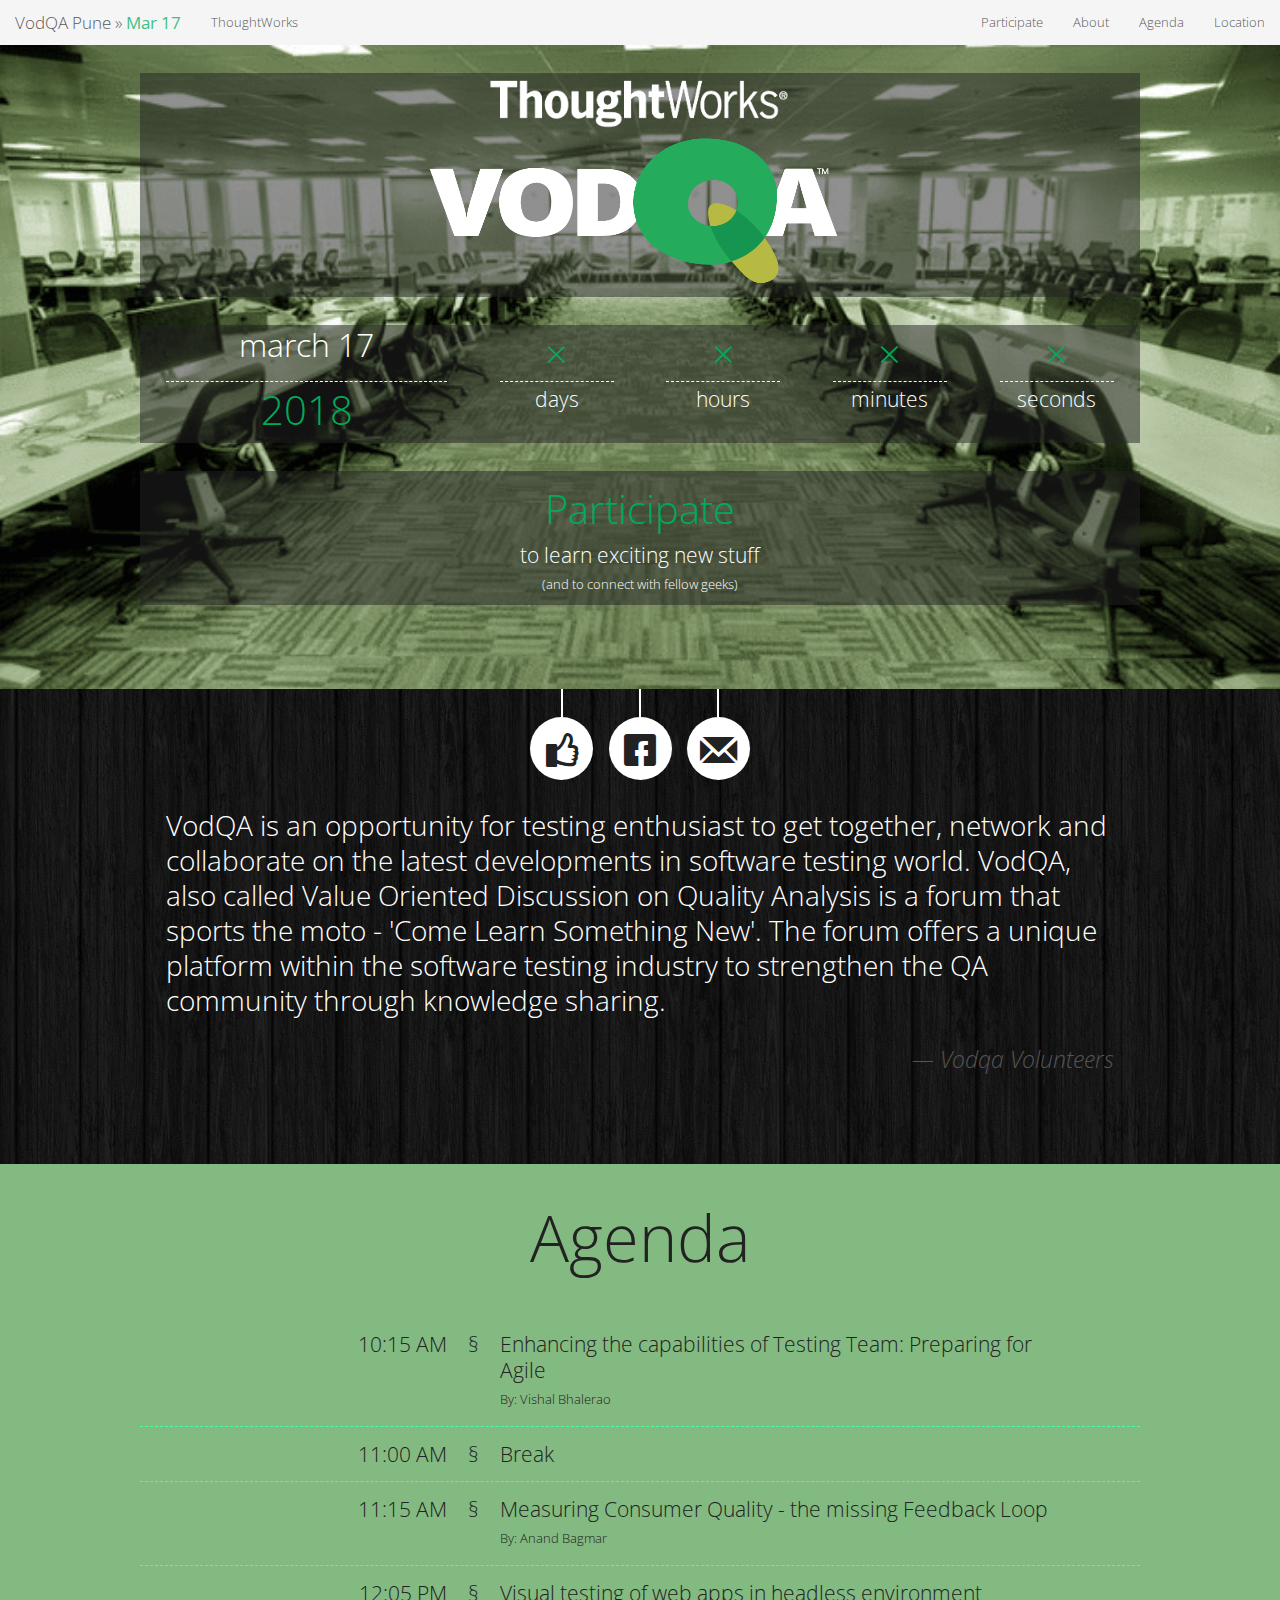
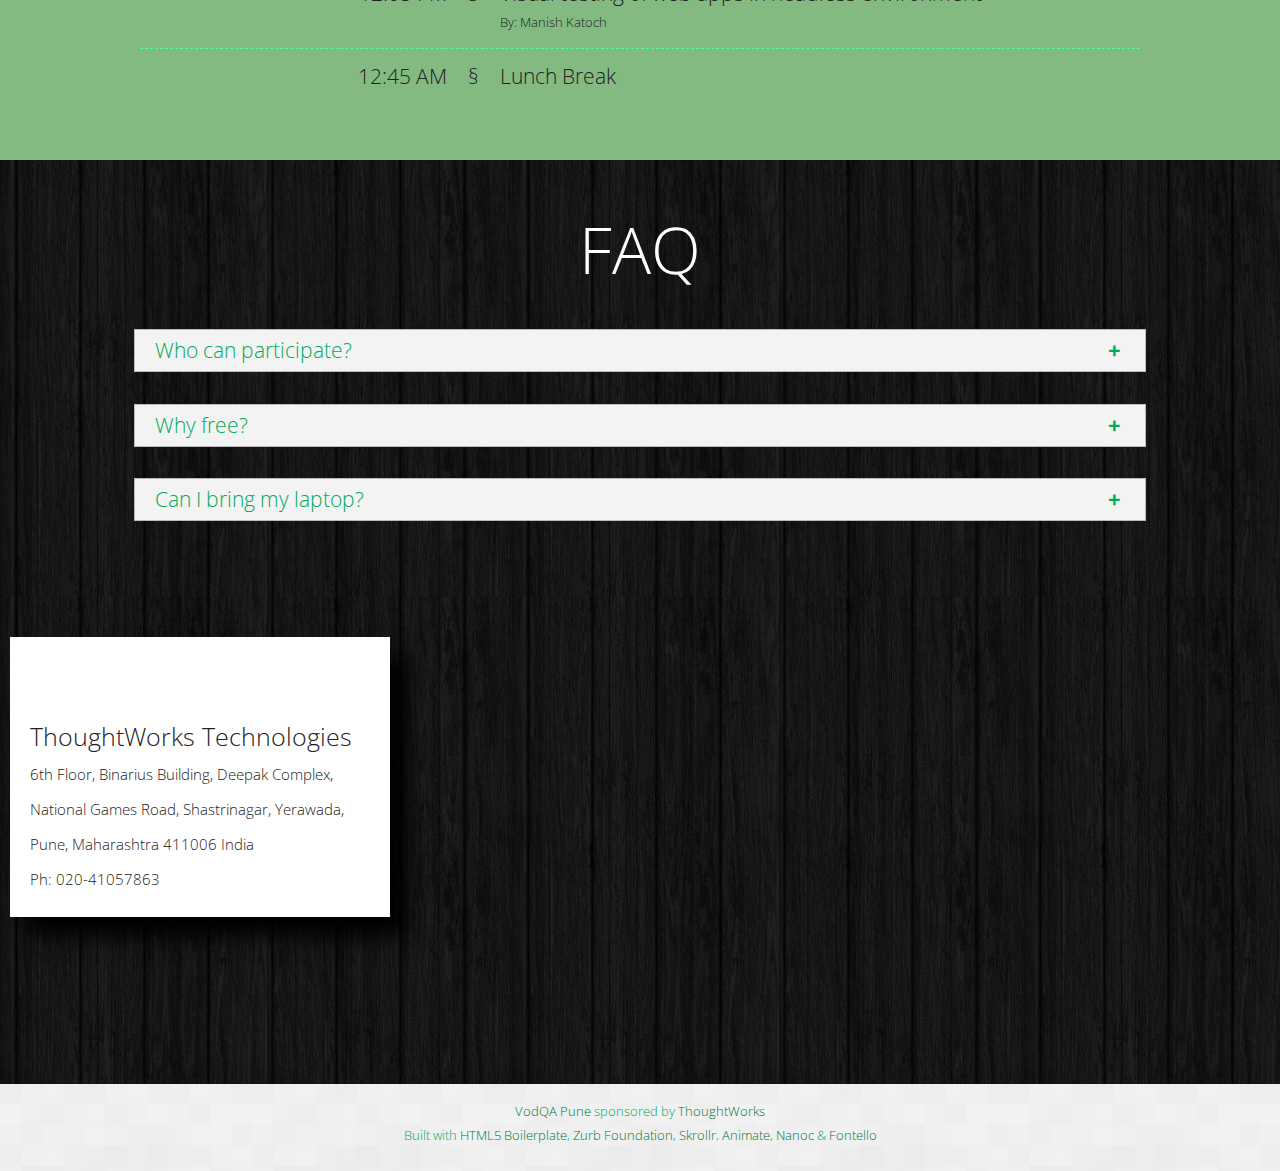
<file: docs/index.html>
<!DOCTYPE html>
<!--[if lt IE 7]>      <html class="no-js lt-ie9 lt-ie8 lt-ie7"> <![endif]-->
<!--[if IE 7]>         <html class="no-js lt-ie9 lt-ie8"> <![endif]-->
<!--[if IE 8]>         <html class="no-js lt-ie9"> <![endif]-->
<!--[if gt IE 8]><!--> <html class="no-js"> <!--<![endif]-->
  <head>
    <meta charset="utf-8" />
    <meta http-equiv="X-UA-Compatible" content="IE=edge" />
    <title>VodQA Pune - Mar 2018</title>
    <meta name="description" content="" />
    <meta name="viewport" content="width=device-width, initial-scale=1" />

    <!-- Place favicon.ico and apple-touch-icon.png in the root directory -->

    <link href='http://fonts.googleapis.com/css?family=Open+Sans' rel='stylesheet' type='text/css'>

    <link rel="stylesheet" href="css/app.css" />
    <link rel="stylesheet" href="css/icons/fontello.css" />
    <!--[if IE 7]>
        <link rel="stylesheet" href="css/icons/fontello-ie7.css" />
    <![endif] -->

    <script src="js/custom.modernizr.js"></script>
  </head>
  <body>
    <!--[if lte IE 8]>
        <p class="browsehappy">You are using an <strong>outdated</strong> browser. Please <a href="http://browsehappy.com/" rel="nofollow">upgrade your browser</a> to improve your experience.</p>
    <![endif]-->

    
    <section id="intro" class="feature">
        <div class="row logo">
            <div class="large-12 columns">
                <a href="http://www.thoughtworks.com" target="_blank"
                   onclick="ga('send', 'event', 'tw', 'tw')" class="tw-logo">
                    <img src="./img/tw-logo.png" alt="ThoughtWorks" align="center" />
                </a>

                <div class = "vodqa-logo">
                    <img class="small-8" src="./img/Vodqa-white.png" alt="VodQA" align="center" />
                </div>
                <meta property="og:description" />
                <h9></h9>

                
                
            </div>
        </div>

        <div class="row countdown">
            <div class="small-8 small-offset-2 large-4 large-offset-0 columns date">
                <p style="font-size:1.15em">march 17</sup></p>
                <h4>2018</h4>
            </div>
            <div class="small-6 large-2 columns counter">
                <h4><span id="days">&nbsp;</span></h4>
                <p>days</p>
            </div>
            <div class="small-6 large-2 columns counter">
                <h4><span id="hours">&nbsp;</span></h4>
                <p>hours</p>
            </div>
            <div class="small-6 large-2 columns counter">
                <h4><span id="minutes">&nbsp;</span></h4>
                <p>minutes</p>
            </div>
            <div class="small-6 large-2 columns counter">
                <h4 id="seconds">
                    &nbsp; <!-- the nbsp is required -->
                    <span id="tick">&nbsp;</span>
                    <span id="tock">&nbsp;</span>
                    <span id="tack">&nbsp;</span>
                </h4>
                <p>seconds</p>
            </div>
        </div>

        <div class="row actions" >
            <div class="large-12 columns participate" align="center">
                
                    <p>
                    <a href="https://goo.gl/forms/BGOe1dLPLWNrwT6E2" target="_blank" rel="nofollow"
                   onclick="ga('send', 'event', 'participate', 'participate')">
                    <h4>Participate</h4>
                    </a>
                    <p>
                        to learn exciting new stuff <br />
                        <small>(and to connect with fellow geeks)</small>
                    </p>
                
            </div>

        </div>
    </section>

    <section id="about" class="feature">
    <div class="row"
         data-bottom="transform:translateY(-5em)" data--100-bottom="transform:translateY(0)">
        <div class="large-12 columns social">
            <a rel="nofollow" href="https://www.facebook.com/groups/vodqa/?ref=ts&fref=ts" target="_blank" title="Like us on FaceBook" onclick="ga('send', 'event', 'social', 'like')"><i class="icon-like"></i></a>
            <a rel="nofollow" href="https://www.facebook.com/groups/vodqa/?ref=ts&fref=ts" target="_blank"><i class="icon-facebook-2" title="FaceBook group" onclick="ga('send', 'event', 'social', 'facebook')"></i></a>
            <a rel="nofollow" href="mailto:vodqa-pune@thoughtworks.com " title="Email us" onclick="ga('send', 'event', 'social', 'email')"><i class="icon-mail"></i></a>
            <!-- NOTE: Last video link is line-wrapping in small screens like iOS a rel="nofollow" href="#" title="Videos (coming soon)"><i class="icon-youtube"></i></a -->
        </div>
    </div>

    <div class="row">
        <div class="large-12 columns" data-anchor-target="#_about">
            <blockquote>
                <p data--100-bottom-top="transform:perspective(400px) rotateX(90deg) scale(.5);transform-origin:50% 0" data--100-bottom="transform:perspective(400px) rotateX(0deg) scale(1)">VodQA is an opportunity for testing enthusiast to get together, network and collaborate on the latest developments in software testing world. VodQA, also called Value Oriented Discussion on Quality Analysis is a forum that sports the moto -  'Come Learn Something New'. The forum offers a unique platform within the software testing industry to strengthen the QA community through knowledge sharing.</p>

                <!-- <p id="_about" data--100-bottom-top="transform:perspective(400px) rotateX(90deg) scale(.5);transform-origin:50% 0" data--100-bottom="transform:perspective(400px) rotateX(0deg) scale(1)"><small>We love feedback! If you have any suggestions or cribs, feel free to fill out our <a rel="nofollow" href="https://vodqa-chennai.typeform.com/to/SLjLWo" target="_blank">feedback form</a>. Don't worry, its completely anonymous.</small></p> -->

                <cite data--100-bottom-top="transform:translateX(100%)" data--100-bottom="transform:translateX(0)">Vodqa Volunteers</cite>
            </blockquote>
        </div>
    </div>
</section>


    <section id="agenda" class="feature">
    <div class="row" data-bottom="transform:translateY(-10em)" data--100-bottom="transform:translateY(0em)">
        <h2>Agenda</h2>
    </div>

    <div class="timings">
        
          <div class="row">
            <div class="large-4 columns time" id="agenda-0"
                 data-bottom="transform:rotateX(90deg) scale(0);opacity:0"
                 data--200-bottom="transform:rotateX(0) scale(1);opacity:1">
                <p>
                    10:15 AM 
                </p>
            </div>
            <div class="large-8 columns summary" data-anchor-target="#agenda-0"
                 data-bottom="transform:rotateX(90deg) scale(0);opacity:0"
                 data--200-bottom="transform:rotateX(0) scale(1);opacity:1">
                <p>Enhancing the capabilities of Testing Team: Preparing for Agile</p>
                
                
                
                
                    <p><small>By:
                    
                        Vishal Bhalerao
                    
                    </small></p>
                
                
                
            </div>
          </div>
        
          <div class="row">
            <div class="large-4 columns time" id="agenda-1"
                 data-bottom="transform:rotateX(90deg) scale(0);opacity:0"
                 data--200-bottom="transform:rotateX(0) scale(1);opacity:1">
                <p>
                    11:00 AM 
                </p>
            </div>
            <div class="large-8 columns summary" data-anchor-target="#agenda-1"
                 data-bottom="transform:rotateX(90deg) scale(0);opacity:0"
                 data--200-bottom="transform:rotateX(0) scale(1);opacity:1">
                <p>Break</p>
                
                
                
                
                
                
            </div>
          </div>
        
          <div class="row">
            <div class="large-4 columns time" id="agenda-2"
                 data-bottom="transform:rotateX(90deg) scale(0);opacity:0"
                 data--200-bottom="transform:rotateX(0) scale(1);opacity:1">
                <p>
                    11:15 AM 
                </p>
            </div>
            <div class="large-8 columns summary" data-anchor-target="#agenda-2"
                 data-bottom="transform:rotateX(90deg) scale(0);opacity:0"
                 data--200-bottom="transform:rotateX(0) scale(1);opacity:1">
                <p>Measuring Consumer Quality - the missing Feedback Loop</p>
                
                
                
                
                    <p><small>By:
                    
                        Anand Bagmar
                    
                    </small></p>
                
                
                
            </div>
          </div>
        
          <div class="row">
            <div class="large-4 columns time" id="agenda-3"
                 data-bottom="transform:rotateX(90deg) scale(0);opacity:0"
                 data--200-bottom="transform:rotateX(0) scale(1);opacity:1">
                <p>
                    12:05 PM 
                </p>
            </div>
            <div class="large-8 columns summary" data-anchor-target="#agenda-3"
                 data-bottom="transform:rotateX(90deg) scale(0);opacity:0"
                 data--200-bottom="transform:rotateX(0) scale(1);opacity:1">
                <p>Visual testing of web apps in headless environment</p>
                
                
                
                
                    <p><small>By:
                    
                        Manish Katoch
                    
                    </small></p>
                
                
                
            </div>
          </div>
        
          <div class="row">
            <div class="large-4 columns time" id="agenda-4"
                 data-bottom="transform:rotateX(90deg) scale(0);opacity:0"
                 data--200-bottom="transform:rotateX(0) scale(1);opacity:1">
                <p>
                    12:45 AM 
                </p>
            </div>
            <div class="large-8 columns summary" data-anchor-target="#agenda-4"
                 data-bottom="transform:rotateX(90deg) scale(0);opacity:0"
                 data--200-bottom="transform:rotateX(0) scale(1);opacity:1">
                <p>Lunch Break</p>
                
                
                
                
                
                
            </div>
          </div>
        
      </div>
    </div>
</section>


     

    <section class="feature" id="faq">
   <!--<h1 class="section-heading">FAQ</h1>-->
  <div class="row" data-bottom="transform:translateY(-10em)" data--100-bottom="transform:translateY(0em)">
  <h2 style="color:#ffffff">FAQ</h2>
  </div>
   <div class="faq">
      <div class="question">
         Who can participate?<div class="open"> + </div>
      </div>
      <div class="description">
          <p> Anyone willing to learn new things in QA/Testing world can participate as an attendee. Those willing to share learnings related to QA/Testing concepts can register to present.<p>
          <p> This event is NOT restricted to Chennai residents. If you can manage your own travel and stay, you are most welcome to participate as an attendee or speaker.</p>
      </div>
   </div>
   <div class="faq">
      <div class="question">
         Why free?<div class="open"> + </div>
      </div>
      <div id="faq_desc" class="description">
         <p>Well, we have been active evangelists of testing practices. It is great to see increasing interest and awareness of testing concepts across companies and locations.</p>
         <p>Our intent is to provide a platform for testing enthusiasts to share their opinions, experiences and learnings with wider testing community.</p>
      </div>
   </div>
   <div class="faq">
      <div class="question">
         Can I bring my laptop?<div class="open"> + </div>
      </div>
      <div class="description">
         <p> Yes, you can always bring your laptop. Bringing laptop is a basic requirement for a handson session, if any. </p>
      </div>
   </div>
</section>


    <!--<section id="archive" class="feature">
    <div class="edition" data-bottom="transform:translateY(-10em)" data--100-bottom="transform:translateY(0em)">
        <h2><div class = "edition_text">Editions</div></h2>
    </div>

    <div class="row">
        <div class="large-12 columns">
            <ul class="grid">
                
                <li>
                    <a href="./" data-bottom="transform:rotateZ(180deg) rotateY(90deg) scale(0);opacity:0;transform-origin:50% 0" data--150-bottom="transform:rotateZ(0deg) rotateY(0) scale(1);opacity:1" class="active">
                        <div class="month">Mar</div>
                        <div class="day">17</div>
                        <div class="year">2018</div>
                    </a>
                </li>
                
            </ul>
        </div>
    </div>
</section> -->


    <section id="location" class="feature">
    <a href="https://www.google.co.in/maps/place/ThoughtWorks+Technologies+India+Private+Limited/@18.555971,73.8897111,17z/data=!3m1!4b1!4m5!3m4!1s0x3bc2c121d5548b61:0xcd58a64a848651e5!8m2!3d18.555971!4d73.8918998" target="_blank" rel="nofollow">
        <div class="map-address" data-bottom="transform:translateY(-10em)" data--100-bottom="transform:translateY(0em)">
            <h1 class="map-address-heading">Location</h1>
            <h3>ThoughtWorks Technologies</h3>
            <div>6th Floor, Binarius Building, Deepak Complex, National Games Road, Shastrinagar, Yerawada, Pune, Maharashtra 411006 India</div>
            <div>Ph: 020-41057863</div>
        </div>
    </a>

    <div class="map" data-anchor-target=".address" data--100-bottom-top="transform:translateX(100%)" data--100-bottom="transform:translateX(0)">
            <iframe src="https://www.google.com/maps/embed?pb=!1m18!1m12!1m3!1d3782.4005722296406!2d73.88971111489323!3d18.555970987388374!2m3!1f0!2f0!3f0!3m2!1i1024!2i768!4f13.1!3m3!1m2!1s0x3bc2c121d5548b61%3A0xcd58a64a848651e5!2sThoughtWorks+Technologies+India+Private+Limited!5e0!3m2!1sen!2sin!4v1518454584478" class="live-map" allowfullscreen></iframe>
    </div>
</section>


    <header id="header" class="feature">
    <div class="fixed">
        <nav class="top-bar">
            <ul class="title-area">
                <li class="name"><h1><a href="./">VodQA Pune &raquo; <span>Mar 17</span></a></h1></li>
                <li class="toggle-topbar menu-icon"><a href="#"></a></li>
            </ul>
            <section class="top-bar-section">
                <ul class="left">
                    <li><a href="http://www.thoughtworks.com" target="_blank"
                           onclick="ga('send', 'event', 'tw', 'tw')">ThoughtWorks</a>
                    </li>
                </ul>
                <ul class="right">
                    <li>
                    
                        <a href="https://goo.gl/forms/BGOe1dLPLWNrwT6E2" target="_blank" rel="nofollow"
                           onclick="ga('send', 'event', 'participate', 'participate')">
                            Participate
                        </a>
                    
                    </li>
                    <!-- <li>
                    
                        <a href="http://goo.gl/forms/or0ubaU5AL" target="_blank" rel="nofollow"
                           onclick="ga('send', 'event', 'talk', 'talk')">
                            Present / Talk
                        </a>
                    
                    </li>-->
                    <li><a href="#about">About</a></li>
                    <li><a href="#agenda">Agenda</a></li>
                    
                        <li><a href="#location">Location</a></li>
                    
                    <!-- <li><a href="#archive">All Editions</a></li> -->
                </ul>
            </section>
        </nav>
    </div>
</header>


    <footer id="footer" class="feature">
    <div class="row">
        <div class="large-12 columns">
            <p><small>
                <a href=".">VodQA Pune</a> sponsored by
                <a rel="nofollow" target="_blank" href="//thoughtworks.com">ThoughtWorks</a><br />
                Built with
                <a rel="nofollow" target="_blank" href="//html5boilerplate.com">HTML5 Boilerplate</a>,
                <a rel="nofollow" target="_blank" href="//foundation.zurb.com">Zurb Foundation</a>,
                <a rel="nofollow" target="_blank" href="//github.com/Prinzhorn/skrollr">Skrollr</a>,
                <a rel="nofollow" target="_blank" href="//daneden.me/animate/">Animate</a>,
                <a rel="nofollow" target="_blank" href="//nanoc.ws">Nanoc</a> &amp;
                <a rel="nofollow" target="_blank" href="//fontello.com">Fontello</a>
            </small></p>
        </div>
    </div>
</footer>


    <script>window.targetDate = new Date(1521261000 * 1000)</script>
    <script src="http://ajax.googleapis.com/ajax/libs/jquery/1.9.1/jquery.min.js"></script>
    <script src="js/ticker.js"></script>
    <script src="js/FAQ.js"></script>

    <script src="js/skrollr.min.js"></script>
    <script>
        var mobileCheck = (function(a){return /(android|bb\d+|meego).+mobile|avantgo|bada\/|blackberry|blazer|compal|elaine|fennec|hiptop|iemobile|ip(hone|od)|iris|kindle|lge |maemo|midp|mmp|mobile.+firefox|netfront|opera m(ob|in)i|palm( os)?|phone|p(ixi|re)\/|plucker|pocket|psp|series(4|6)0|symbian|treo|up\.(browser|link)|vodafone|wap|windows (ce|phone)|xda|xiino/i.test(a)||/1207|6310|6590|3gso|4thp|50[1-6]i|770s|802s|a wa|abac|ac(er|oo|s\-)|ai(ko|rn)|al(av|ca|co)|amoi|an(ex|ny|yw)|aptu|ar(ch|go)|as(te|us)|attw|au(di|\-m|r |s )|avan|be(ck|ll|nq)|bi(lb|rd)|bl(ac|az)|br(e|v)w|bumb|bw\-(n|u)|c55\/|capi|ccwa|cdm\-|cell|chtm|cldc|cmd\-|co(mp|nd)|craw|da(it|ll|ng)|dbte|dc\-s|devi|dica|dmob|do(c|p)o|ds(12|\-d)|el(49|ai)|em(l2|ul)|er(ic|k0)|esl8|ez([4-7]0|os|wa|ze)|fetc|fly(\-|_)|g1 u|g560|gene|gf\-5|g\-mo|go(\.w|od)|gr(ad|un)|haie|hcit|hd\-(m|p|t)|hei\-|hi(pt|ta)|hp( i|ip)|hs\-c|ht(c(\-| |_|a|g|p|s|t)|tp)|hu(aw|tc)|i\-(20|go|ma)|i230|iac( |\-|\/)|ibro|idea|ig01|ikom|im1k|inno|ipaq|iris|ja(t|v)a|jbro|jemu|jigs|kddi|keji|kgt( |\/)|klon|kpt |kwc\-|kyo(c|k)|le(no|xi)|lg( g|\/(k|l|u)|50|54|\-[a-w])|libw|lynx|m1\-w|m3ga|m50\/|ma(te|ui|xo)|mc(01|21|ca)|m\-cr|me(rc|ri)|mi(o8|oa|ts)|mmef|mo(01|02|bi|de|do|t(\-| |o|v)|zz)|mt(50|p1|v )|mwbp|mywa|n10[0-2]|n20[2-3]|n30(0|2)|n50(0|2|5)|n7(0(0|1)|10)|ne((c|m)\-|on|tf|wf|wg|wt)|nok(6|i)|nzph|o2im|op(ti|wv)|oran|owg1|p800|pan(a|d|t)|pdxg|pg(13|\-([1-8]|c))|phil|pire|pl(ay|uc)|pn\-2|po(ck|rt|se)|prox|psio|pt\-g|qa\-a|qc(07|12|21|32|60|\-[2-7]|i\-)|qtek|r380|r600|raks|rim9|ro(ve|zo)|s55\/|sa(ge|ma|mm|ms|ny|va)|sc(01|h\-|oo|p\-)|sdk\/|se(c(\-|0|1)|47|mc|nd|ri)|sgh\-|shar|sie(\-|m)|sk\-0|sl(45|id)|sm(al|ar|b3|it|t5)|so(ft|ny)|sp(01|h\-|v\-|v )|sy(01|mb)|t2(18|50)|t6(00|10|18)|ta(gt|lk)|tcl\-|tdg\-|tel(i|m)|tim\-|t\-mo|to(pl|sh)|ts(70|m\-|m3|m5)|tx\-9|up(\.b|g1|si)|utst|v400|v750|veri|vi(rg|te)|vk(40|5[0-3]|\-v)|vm40|voda|vulc|vx(52|53|60|61|70|80|81|83|85|98)|w3c(\-| )|webc|whit|wi(g |nc|nw)|wmlb|wonu|x700|yas\-|your|zeto|zte\-/i.test(a.substr(0,4))})(navigator.userAgent||navigator.vendor||window.opera);
        if (!mobileCheck) {
            var s = skrollr.init({ forceHeight: false });
        }
    </script>


    <!-- Google Analytics -->
    <script>
      var _gaq = _gaq || [];
      _gaq.push(['_setAccount', 'UA-63362668-3']);
      _gaq.push(['_trackPageview']);
      (function() {
      var ga = document.createElement('script'); ga.type = 'text/javascript'; ga.async = true; 

      ga.src = ('https:' == document.location.protocol ? 'https://ssl' : 'http://www') + '.google-analytics.com/ga.js';

      var s = document.getElementsByTagName('script')[0]; s.parentNode.insertBefore(ga, s);
      })();
    </script>
  </body>
</html>
</file>
<file: docs/css/icons/fontello.css>
@font-face {
  font-family: 'fontello';
  src: url('../../fonts/fontello.eot?96184467');
  src: url('../../fonts/fontello.eot?96184467#iefix') format('embedded-opentype'),
       url('../../fonts/fontello.woff?96184467') format('woff'),
       url('../../fonts/fontello.ttf?96184467') format('truetype'),
       url('../../fonts/fontello.svg?96184467#fontello') format('svg');
  font-weight: normal;
  font-style: normal;
}
/* Chrome hack: SVG is rendered more smooth in Windozze. 100% magic, uncomment if you need it. */
/* Note, that will break hinting! In other OS-es font will be not as sharp as it could be */
/*
@media screen and (-webkit-min-device-pixel-ratio:0) {
  @font-face {
    font-family: 'fontello';
    src: url('../../fonts/fontello.svg?96184467#fontello') format('svg');
  }
}
*/

 [class^="icon-"]:before, [class*=" icon-"]:before {
  font-family: "fontello";
  font-style: normal;
  font-weight: normal;
  speak: none;

  display: inline-block;
  text-decoration: inherit;
  width: 1em;
  margin-right: .2em;
  text-align: center;
  /* opacity: .8; */

  /* For safety - reset parent styles, that can break glyph codes*/
  font-variant: normal;
  text-transform: none;

  /* fix buttons height, for twitter bootstrap */
  line-height: 1em;

  /* Animation center compensation - margins should be symmetric */
  /* remove if not needed */
  margin-left: .2em;

  /* you can be more comfortable with increased icons size */
  /* font-size: 120%; */

  /* Uncomment for 3D effect */
  /* text-shadow: 1px 1px 1px rgba(127, 127, 127, 0.3); */
}

.icon-mail:before { content: '\e802'; } /* '' */
.icon-like:before { content: '\e800'; } /* '' */
.icon-facebook-2:before { content: '\e801'; } /* '' */
.icon-twitter-2:before { content: '\e803'; } /* '' */
.icon-youtube:before { content: '\e804'; } /* '' */
</file>
<file: docs/css/icons/fontello-ie7.css>
[class^="icon-"], [class*=" icon-"] {
  font-family: 'fontello';
  font-style: normal;
  font-weight: normal;

  /* fix buttons height */
  line-height: 1em;

  /* you can be more comfortable with increased icons size */
  /* font-size: 120%; */
}

.icon-mail { *zoom: expression( this.runtimeStyle['zoom'] = '1', this.innerHTML = '&#xe802;&nbsp;'); }
.icon-like { *zoom: expression( this.runtimeStyle['zoom'] = '1', this.innerHTML = '&#xe800;&nbsp;'); }
.icon-facebook-2 { *zoom: expression( this.runtimeStyle['zoom'] = '1', this.innerHTML = '&#xe801;&nbsp;'); }
.icon-twitter-2 { *zoom: expression( this.runtimeStyle['zoom'] = '1', this.innerHTML = '&#xe803;&nbsp;'); }
.icon-youtube { *zoom: expression( this.runtimeStyle['zoom'] = '1', this.innerHTML = '&#xe804;&nbsp;'); }
</file>
